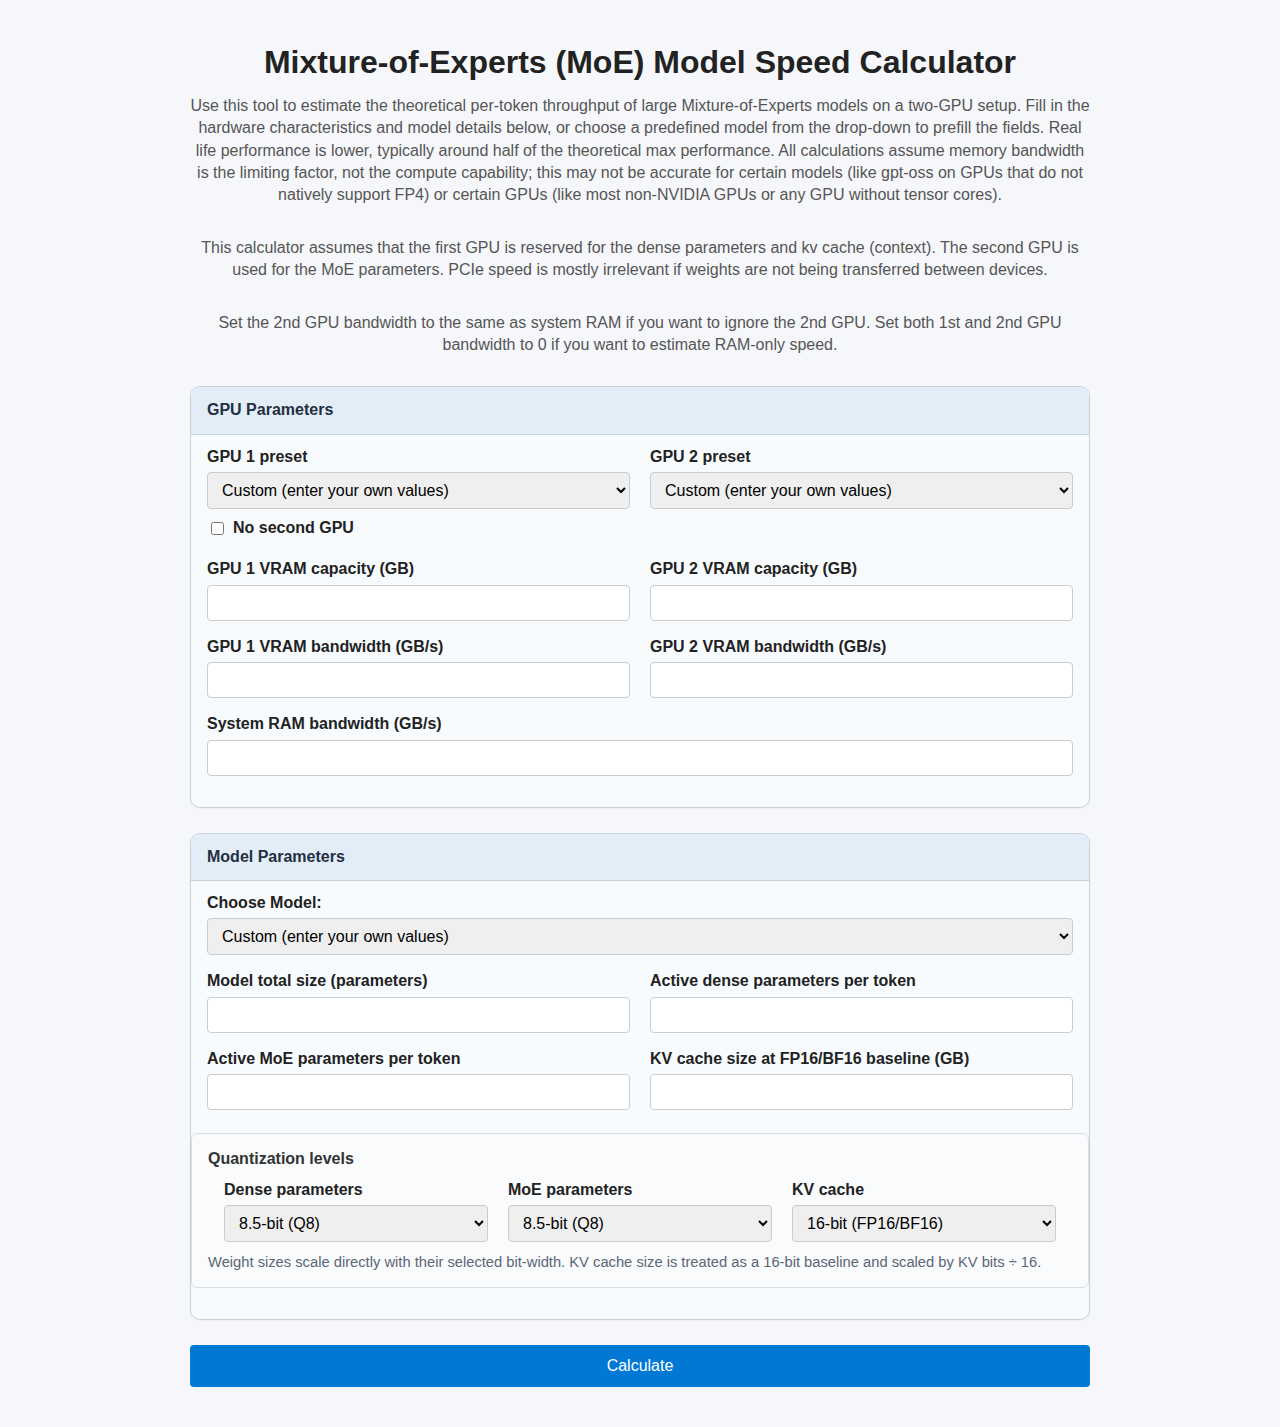
<file: index.html>
<!DOCTYPE html>
<html lang="en">
<head>
  <meta charset="UTF-8" />
  <meta name="viewport" content="width=device-width, initial-scale=1.0" />
  <title>MoE Model Speed Calculator</title>
  <!-- Link the external stylesheet -->
  <link rel="stylesheet" href="style.css" />
</head>
<body>
  <div class="container">
    <h1>Mixture‑of‑Experts (MoE) Model Speed Calculator</h1>
    <p>
      Use this tool to estimate the theoretical per‑token throughput of large Mixture‑of‑Experts models on a two‑GPU setup. Fill in the
      hardware characteristics and model details below, or choose a predefined model from the drop‑down to prefill the
      fields. Real life performance is lower, typically around half of the theoretical max performance. All calculations assume memory bandwidth is the limiting factor, not the compute capability; this may not be accurate for
      certain models (like gpt-oss on GPUs that do not natively support FP4) or certain GPUs (like most non-NVIDIA GPUs or any GPU without tensor cores). 
    </p>
    <p>
      This calculator assumes that the first GPU is reserved for the dense parameters and kv cache (context). The second GPU is used for the MoE parameters. PCIe speed is mostly irrelevant if weights are not being transferred between devices. 
    </p>
    <p>
      Set the 2nd GPU bandwidth to the same as system RAM if you want to ignore the 2nd GPU. Set both 1st and 2nd GPU bandwidth to 0 if you want to estimate RAM-only speed.
    </p>

    <!-- GPU selection dropdowns -->
    <section class="static-section">
      <div class="static-section-header">GPU Parameters</div>
      <div class="static-section-body">
      <div class="form-row">
        <div class="form-group">
          <label for="gpu1-select">GPU&nbsp;1 preset</label>
          <select id="gpu1-select">
            <!-- Options will be populated by JavaScript -->
          </select>
          <label class="single-gpu-label"><input type="checkbox" id="single-gpu" /> No second GPU</label>
        </div>
        <div class="form-group">
          <label for="gpu2-select">GPU&nbsp;2 preset</label>
          <select id="gpu2-select">
            <!-- Options will be populated by JavaScript -->
          </select>
        </div>
      </div>

      <div class="form-row">
        <div class="form-group">
          <label for="gpu1_vram">GPU&nbsp;1 VRAM capacity (GB)</label>
          <input type="number" id="gpu1_vram" min="0" step="0.1" />
        </div>
        <div class="form-group">
          <label for="gpu2_vram">GPU&nbsp;2 VRAM capacity (GB)</label>
          <input type="number" id="gpu2_vram" min="0" step="0.1" />
        </div>
      </div>
      <div class="form-row">
        <div class="form-group">
          <label for="gpu1_bw">GPU&nbsp;1 VRAM bandwidth (GB/s)</label>
          <input type="number" id="gpu1_bw" min="0" step="0.1" />
        </div>
        <div class="form-group">
          <label for="gpu2_bw">GPU&nbsp;2 VRAM bandwidth (GB/s)</label>
          <input type="number" id="gpu2_bw" min="0" step="0.1" />
        </div>
      </div>
      <div class="form-row">
        <div class="form-group">
          <label for="system_bw">System RAM bandwidth (GB/s)</label>
          <input type="number" id="system_bw" min="0" step="0.1" />
        </div>
      </div>
      </div>
    </section>

    <!-- Model selection and inputs -->
    <section class="static-section">
      <div class="static-section-header">Model Parameters</div>
      <div class="static-section-body">
      <!-- Model preset selection -->
      <div class="form-group">
        <label for="model-select">Choose Model:</label>
        <select id="model-select">
          <option value="custom">Custom (enter your own values)</option>
          <option value="kimi">Kimi‑K2</option>
          <option value="deepseek">Deepseek V3</option>
          <option value="qwen">Qwen3‑235B</option>
          <option value="gpt-oss-120b">gpt‑oss‑120b</option>
          <option value="glm-4.5-air">GLM-4.5-Air</option>
        </select>
      </div>
      <div class="form-row">
        <div class="form-group">
          <label for="total_params">Model total size (parameters)</label>
          <input type="number" id="total_params" min="0" step="1" />
        </div>
        <div class="form-group">
          <label for="dense_params">Active dense parameters per token</label>
          <input type="number" id="dense_params" min="0" step="1" />
        </div>
      </div>
      <div class="form-row">
        <div class="form-group">
          <label for="moe_params">Active MoE parameters per token</label>
          <input type="number" id="moe_params" min="0" step="1" />
        </div>
        <div class="form-group">
          <label for="kv_cache">KV cache size at FP16/BF16 baseline (GB)</label>
          <input type="number" id="kv_cache" min="0" step="0.1" />
        </div>
      </div>
      <div class="form-group quantization-group">
        <span class="group-label">Quantization levels</span>
        <div class="form-row quantization-row">
          <div class="form-group">
            <label for="dense_quantization">Dense parameters</label>
            <select id="dense_quantization">
              <option value="1.58496">1.58-bit (bitnet)</option>
              <option value="2.5">2.5-bit (Q2)</option>
              <option value="3.5">3.5-bit (Q3)</option>
              <option value="4.5">4.5-bit (Q4)</option>
              <option value="5.5">5.5-bit (Q5)</option>
              <option value="6.5">6.5-bit (Q6)</option>
              <option value="8.5" selected>8.5-bit (Q8)</option>
              <option value="16">16-bit (FP16)</option>
              <option value="32">32-bit (FP32)</option>
            </select>
          </div>
          <div class="form-group">
            <label for="moe_quantization">MoE parameters</label>
            <select id="moe_quantization">
              <option value="1.58496">1.58-bit (bitnet)</option>
              <option value="2.5">2.5-bit (Q2)</option>
              <option value="3.5">3.5-bit (Q3)</option>
              <option value="4.5">4.5-bit (Q4)</option>
              <option value="5.5">5.5-bit (Q5)</option>
              <option value="6.5">6.5-bit (Q6)</option>
              <option value="8.5" selected>8.5-bit (Q8)</option>
              <option value="16">16-bit (FP16)</option>
              <option value="32">32-bit (FP32)</option>
            </select>
          </div>
          <div class="form-group">
            <label for="kv_quantization">KV cache</label>
            <select id="kv_quantization">
              <option value="1.58496">1.58-bit (bitnet)</option>
              <option value="2.5">2.5-bit (Q2)</option>
              <option value="3.5">3.5-bit (Q3)</option>
              <option value="4.5">4.5-bit (Q4)</option>
              <option value="5.5">5.5-bit (Q5)</option>
              <option value="6.5">6.5-bit (Q6)</option>
              <option value="8.5">8.5-bit (Q8)</option>
              <option value="16" selected>16-bit (FP16/BF16)</option>
              <option value="32">32-bit (FP32)</option>
            </select>
          </div>
        </div>
        <div class="field-hint">
          Weight sizes scale directly with their selected bit-width. KV cache size is treated as a 16-bit baseline and scaled by KV bits ÷ 16.
        </div>
      </div>
      </div>
    </section>

    <!-- Calculation trigger -->
    <div class="form-group">
      <button id="calculate-btn">Calculate</button>
    </div>

    <!-- Results output -->
    <div id="results" class="results hidden"></div>
  </div>

  <!-- JavaScript logic -->
  <script src="script.js"></script>
</body>
</html>
</file>
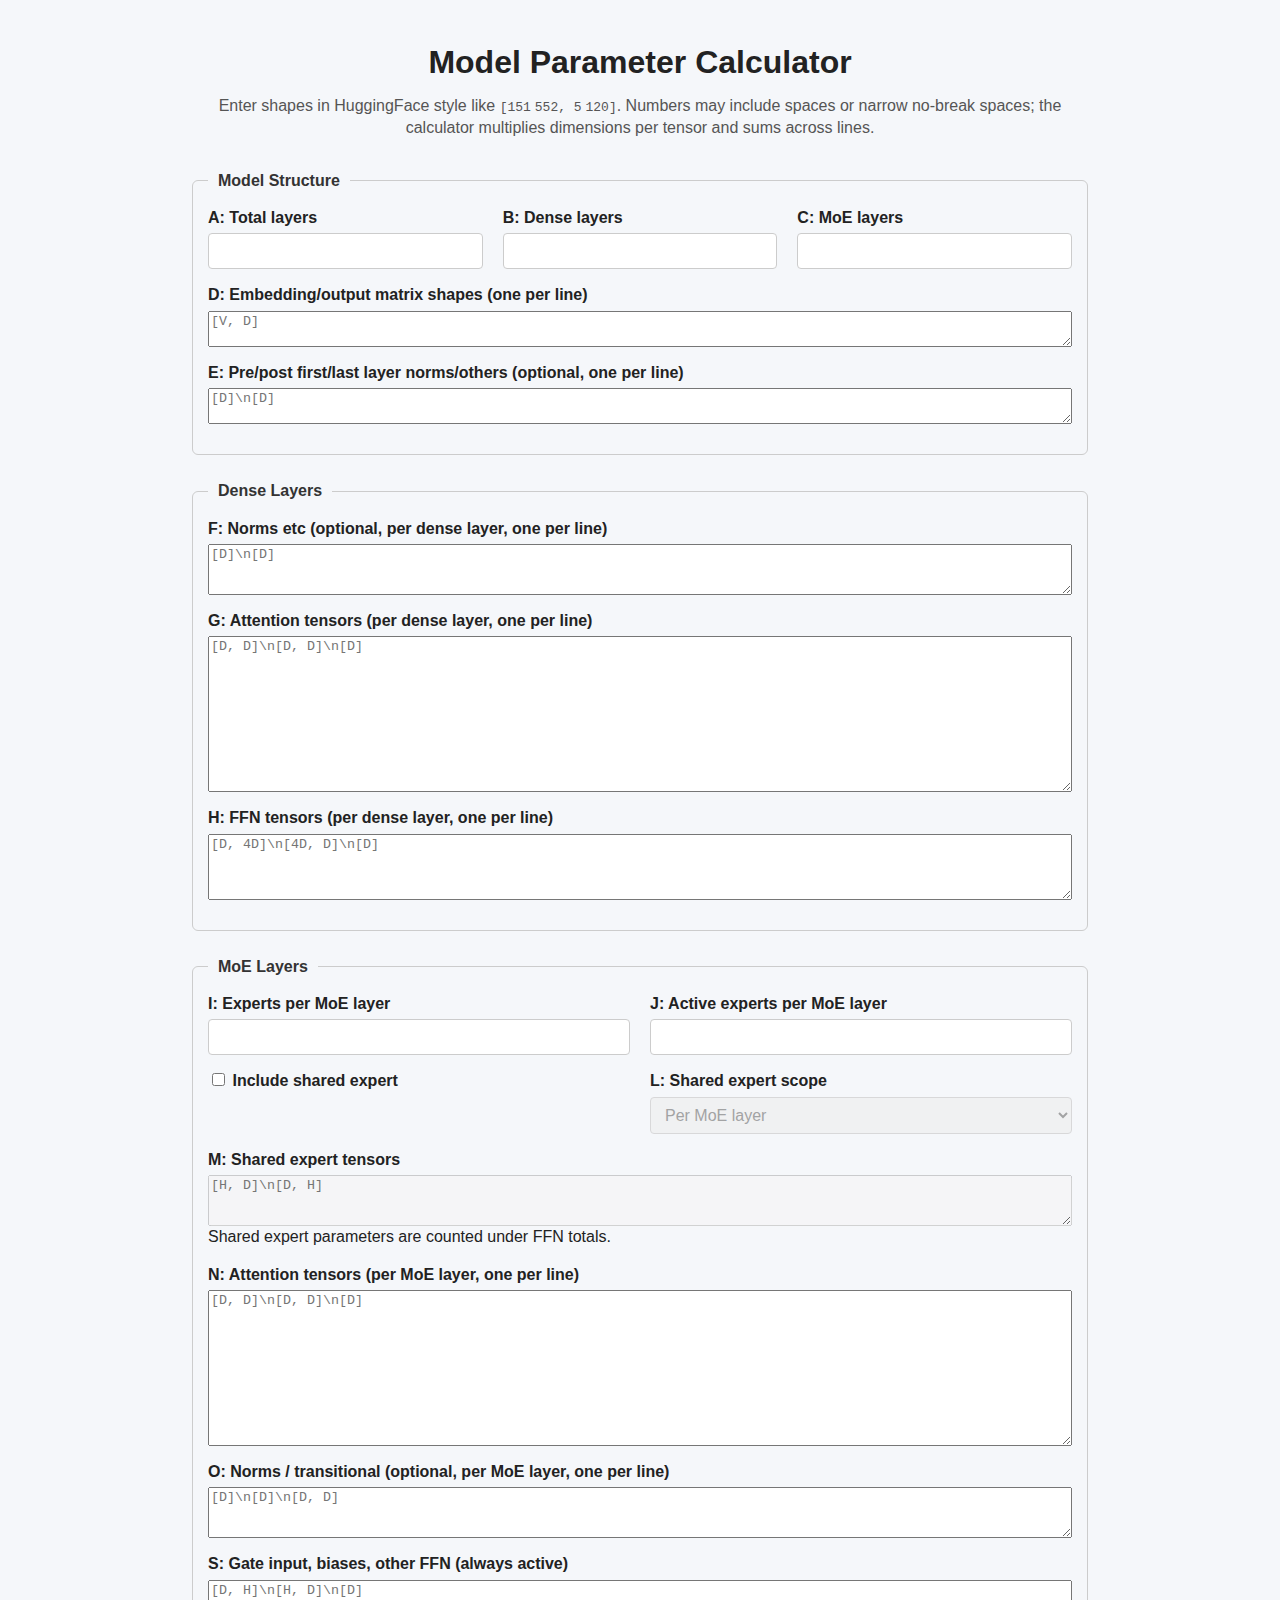
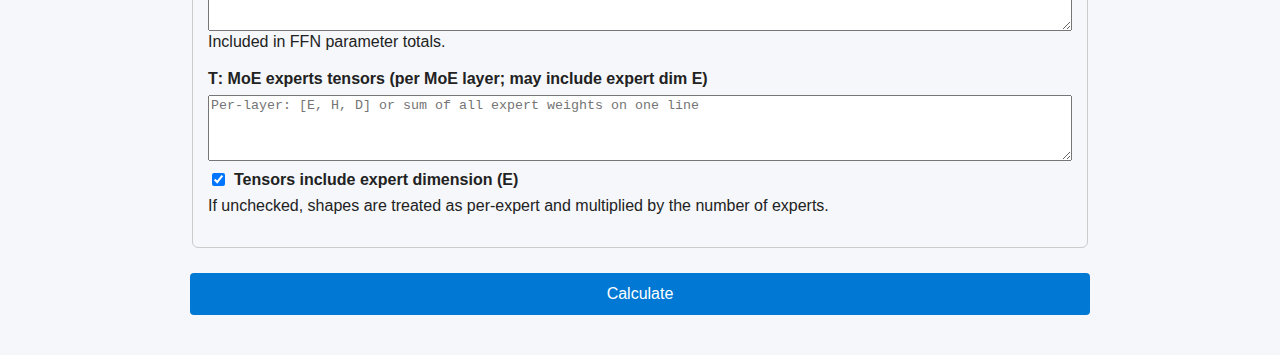
<file: modelcalc.html>
<!DOCTYPE html>
<html lang="en">
<head>
  <meta charset="UTF-8" />
  <meta name="viewport" content="width=device-width, initial-scale=1.0" />
  <title>Model Parameter Calculator</title>
  <link rel="stylesheet" href="style.css" />
</head>
<body>
  <div class="container">
    <h1>Model Parameter Calculator</h1>
    <p>
      Enter shapes in HuggingFace style like <code>[151 552, 5 120]</code>. Numbers may include spaces or narrow no‑break spaces; the calculator multiplies dimensions per tensor and sums across lines.
    </p>

    <fieldset class="fieldset">
      <legend>Model Structure</legend>
      <div class="form-row">
        <div class="form-group">
          <label for="total_layers"><strong>A</strong>: Total layers</label>
          <input type="number" id="total_layers" min="0" step="1" />
        </div>
        <div class="form-group">
          <label for="dense_layers"><strong>B</strong>: Dense layers</label>
          <input type="number" id="dense_layers" min="0" step="1" />
        </div>
        <div class="form-group">
          <label for="moe_layers"><strong>C</strong>: MoE layers</label>
          <input type="number" id="moe_layers" min="0" step="1" />
        </div>
      </div>

      <div class="form-row">
        <div class="form-group" style="flex:1 1 100%">
          <label for="embedding_shapes"><strong>D</strong>: Embedding/output matrix shapes (one per line)</label>
          <textarea id="embedding_shapes" rows="2" placeholder="[V, D]"></textarea>
        </div>
      </div>

      <div class="form-row">
        <div class="form-group" style="flex:1 1 100%">
          <label for="pre_first_norms"><strong>E</strong>: Pre/post first/last layer norms/others (optional, one per line)</label>
          <textarea id="pre_first_norms" rows="2" placeholder="[D]\n[D]"></textarea>
        </div>
      </div>
    </fieldset>

    <fieldset class="fieldset">
      <legend>Dense Layers</legend>
      <div class="form-row">
        <div class="form-group" style="flex:1 1 100%">
          <label for="dense_norms"><strong>F</strong>: Norms etc (optional, per dense layer, one per line)</label>
          <textarea id="dense_norms" rows="3" placeholder="[D]\n[D]"></textarea>
        </div>
      </div>
      <div class="form-row">
        <div class="form-group" style="flex:1 1 100%">
          <label for="dense_attn"><strong>G</strong>: Attention tensors (per dense layer, one per line)</label>
          <textarea id="dense_attn" rows="10" placeholder="[D, D]\n[D, D]\n[D]"></textarea>
        </div>
      </div>
      <div class="form-row">
        <div class="form-group" style="flex:1 1 100%">
          <label for="dense_ffn"><strong>H</strong>: FFN tensors (per dense layer, one per line)</label>
          <textarea id="dense_ffn" rows="4" placeholder="[D, 4D]\n[4D, D]\n[D]"></textarea>
        </div>
      </div>
    </fieldset>

    <fieldset class="fieldset">
      <legend>MoE Layers</legend>
      <div class="form-row">
        <div class="form-group">
          <label for="experts_per_layer"><strong>I</strong>: Experts per MoE layer</label>
          <input type="number" id="experts_per_layer" min="0" step="1" />
        </div>
        <div class="form-group">
          <label for="active_experts"><strong>J</strong>: Active experts per MoE layer</label>
          <input type="number" id="active_experts" min="0" step="1" />
        </div>
      </div>

      <div class="form-row">
        <div class="form-group" style="flex: 1 1 200px">
          <label><input type="checkbox" id="has_shared_expert" /> Include shared expert</label>
        </div>
        <div class="form-group" style="flex: 1 1 200px">
          <label for="shared_expert_scope"><strong>L</strong>: Shared expert scope</label>
          <select id="shared_expert_scope" disabled>
            <option value="global">Global (single copy)</option>
            <option value="per_layer" selected>Per MoE layer</option>
          </select>
        </div>
      </div>
      <div class="form-row">
        <div class="form-group" style="flex:1 1 100%">
          <label for="shared_expert_tensors"><strong>M</strong>: Shared expert tensors</label>
          <textarea id="shared_expert_tensors" rows="3" placeholder="[H, D]\n[D, H]" disabled></textarea>
          <div class="info-text">Shared expert parameters are counted under FFN totals.</div>
        </div>
      </div>

      
      <div class="form-row">
        <div class="form-group" style="flex:1 1 100%">
          <label for="moe_attn"><strong>N</strong>: Attention tensors (per MoE layer, one per line)</label>
          <textarea id="moe_attn" rows="10" placeholder="[D, D]\n[D, D]\n[D]"></textarea>
        </div>
      </div>
      <div class="form-row">
        <div class="form-group" style="flex:1 1 100%">
          <label for="moe_transitional"><strong>O</strong>: Norms / transitional (optional, per MoE layer, one per line)</label>
          <textarea id="moe_transitional" rows="3" placeholder="[D]\n[D]\n[D, D]"></textarea>
        </div>
      </div>
      <div class="form-row">
        <div class="form-group" style="flex:1 1 100%">
          <label for="moe_shared_ffn"><strong>S</strong>: Gate input, biases, other FFN (always active)</label>
          <textarea id="moe_shared_ffn" rows="3" placeholder="[D, H]\n[H, D]\n[D]"></textarea>
          <div class="info-text">Included in FFN parameter totals.</div>
        </div>
      </div>
      <div class="form-row">
        <div class="form-group" style="flex:1 1 100%">
          <label for="moe_experts"><strong>T</strong>: MoE experts tensors (per MoE layer; may include expert dim E)</label>
          <textarea id="moe_experts" rows="4" placeholder="Per-layer: [E, H, D] or sum of all expert weights on one line"></textarea>
          <label class="single-gpu-label"><input type="checkbox" id="experts_include_dim" checked /> Tensors include expert dimension (E)</label>
          <div class="info-text">If unchecked, shapes are treated as per‑expert and multiplied by the number of experts.</div>
        </div>
      </div>
    </fieldset>

    <div class="form-group">
      <button id="calculate-btn">Calculate</button>
    </div>

    <div id="results" class="results hidden"></div>
  </div>

  <script>
  function fmt(n) { return (n || 0).toLocaleString('en-US'); }

  function normalizeNumStr(s) {
    return s
      .replace(/[\u00A0\u202F\u2009\s_]/g, '')
      .replace(/[,']/g, '');
  }

  function parseShapeGroup(group) {
    const content = group.replace(/^[^\[]*\[/, '').replace(/\].*$/, '');
    const dims = content.split(/\s*,\s*/).filter(Boolean).map(d => {
      const t = normalizeNumStr(d);
      const v = t ? parseInt(t, 10) : NaN;
      return isFinite(v) ? v : 0;
    });
    if (dims.length === 0) return 0;
    return dims.reduce((a, b) => a * b, 1);
  }

  function sumShapes(text) {
    if (!text) return 0;
    let total = 0;
    const lines = String(text).split(/\r?\n/);
    for (const rawLine of lines) {
      const line = rawLine.trim();
      if (!line) continue;
      const groups = line.match(/\[[^\]]*\]/g);
      if (groups) {
        for (const g of groups) total += parseShapeGroup(g);
      } else {
        total += parseShapeGroup('[' + line + ']');
      }
    }
    return total;
  }

  function calculate() {
    const totalLayers = parseInt(document.getElementById('total_layers').value || '0', 10) || 0;
    const denseLayers = parseInt(document.getElementById('dense_layers').value || '0', 10) || 0;
    const moeLayers = parseInt(document.getElementById('moe_layers').value || '0', 10) || 0;
    const expertsPer = parseInt(document.getElementById('experts_per_layer').value || '0', 10) || 0;
    const activeExperts = parseInt(document.getElementById('active_experts').value || '0', 10) || 0;

    const embedCount = sumShapes(document.getElementById('embedding_shapes').value);
    const preFirstCount = sumShapes(document.getElementById('pre_first_norms').value);

    const dNorms = sumShapes(document.getElementById('dense_norms').value);
    const dAttn = sumShapes(document.getElementById('dense_attn').value);
    const dFfn  = sumShapes(document.getElementById('dense_ffn').value);
    const dPerLayer = dNorms + dAttn + dFfn;

    const mAttn = sumShapes(document.getElementById('moe_attn').value);
    const mNormsTrans = sumShapes(document.getElementById('moe_transitional').value);
    const mSharedFfn = sumShapes(document.getElementById('moe_shared_ffn').value);
    const mExpertsInput = sumShapes(document.getElementById('moe_experts').value);
    const expertsIncludeDim = document.getElementById('experts_include_dim').checked;
    const hasShared = document.getElementById('has_shared_expert').checked;
    const sharedScope = document.getElementById('shared_expert_scope').value;
    const sharedExpertParams = hasShared ? sumShapes(document.getElementById('shared_expert_tensors').value) : 0;
    const sharedPerLayer = hasShared ? (sharedScope === 'per_layer' ? sharedExpertParams : (moeLayers > 0 ? (sharedExpertParams / moeLayers) : 0)) : 0;
    const mAlwaysPerLayer = mNormsTrans + mAttn + mSharedFfn + sharedPerLayer;

    const denseTotal = denseLayers * dPerLayer;
    const expertsPerLayerTotal = expertsIncludeDim ? mExpertsInput : (mExpertsInput * expertsPer);
    const moeExpertTotal = moeLayers * expertsPerLayerTotal;
    const sharedExpertTotal = hasShared ? (sharedScope === 'per_layer' ? moeLayers * sharedExpertParams : sharedExpertParams) : 0;
    const moeTotal = moeLayers * mAlwaysPerLayer + moeExpertTotal;
    const totalParams = embedCount + preFirstCount + denseTotal + moeTotal;

    const denseActive = embedCount + preFirstCount + (denseLayers * dPerLayer);
    const activeExpertsClamped = Math.max(0, Math.min(activeExperts, expertsPer));
    const expertsActivePerLayer = expertsIncludeDim
      ? (expertsPer > 0 ? mExpertsInput * (activeExpertsClamped / expertsPer) : 0)
      : (mExpertsInput * activeExpertsClamped);
    const moeActive = moeLayers * (mAlwaysPerLayer + expertsActivePerLayer);
    const totalActive = denseActive + moeActive;

    const denseActivePct = totalActive > 0 ? (100 * denseActive / totalActive) : 0;
    const moeActivePct = totalActive > 0 ? (100 * moeActive / totalActive) : 0;
    const moeInactivePerToken = moeLayers * Math.max(0, (expertsPerLayerTotal - expertsActivePerLayer));
    const totalMlp = denseLayers * dFfn + moeLayers * (mSharedFfn + expertsPerLayerTotal) + sharedExpertTotal;
    const totalAttn = denseLayers * dAttn + moeLayers * mAttn;

    function renderRow(code, title, valueStr, numericEq, lettersEq) {
      return (
        '<div class="result-row" style="display:block">' +
          // Line 1: title … letter equation
          '<div class="row-line" style="display:flex; align-items:baseline; gap:8px">' +
            `<div class="left" style="flex:2; text-align:left"><span class="result-title">${code}: ${title}</span></div>` +
            '<div class="dots" style="flex:1; text-align:center; opacity:0.5">…</div>' +
            `<div class="right" style="flex:3; text-align:right"><div class="equation">${lettersEq || ''}</div></div>` +
          '</div>' +
          // Line 2: value … numeric equation
          '<div class="row-line" style="display:flex; align-items:baseline; gap:8px">' +
            `<div class="left" style="flex:1.5; text-align:left"><div class="result-value">${valueStr}</div></div>` +
            '<div class="dots" style="flex:1; text-align:center; opacity:0.5">…</div>' +
            `<div class="right" style="flex:3.5; text-align:right"><div class="equation">${numericEq}</div></div>` +
          '</div>' +
        '</div>'
      );
    }

    const results = document.getElementById('results');
    let html = '<h2>Explanation</h2>';

    html += renderRow('AA', 'Dense layer(s) per-layer params', fmt(dPerLayer), `${fmt(dNorms)} + ${fmt(dAttn)} + ${fmt(dFfn)} = ${fmt(dPerLayer)}`, 'F + G + H = AA');

    html += renderRow('AB', 'Dense layer(s) total params', fmt(denseTotal), `${fmt(dPerLayer)} × ${fmt(denseLayers)} = ${fmt(denseTotal)}`, 'AA × B = AB');

    const acNumeric = `${fmt(mAttn)} + ${fmt(mNormsTrans)} + ${fmt(mSharedFfn)} + ${fmt(sharedPerLayer)} = ${fmt(mAlwaysPerLayer)}`;
    const acLetters = hasShared ? (sharedScope === 'per_layer' ? 'N + O + S + M = AC' : 'N + O + S + M/C = AC') : 'N + O + S = AC';
    html += renderRow('AC', 'MoE layers always-active per-layer params', fmt(mAlwaysPerLayer), acNumeric, acLetters);

    const expertsLayerExplainNum = expertsIncludeDim ? `${fmt(mExpertsInput)} = ${fmt(expertsPerLayerTotal)}` : `${fmt(mExpertsInput)} × ${fmt(expertsPer)} = ${fmt(expertsPerLayerTotal)}`;
    const expertsLayerExplainLetters = expertsIncludeDim ? 'T = AD' : 'T × I = AD';
    html += renderRow('AD', 'MoE experts per-layer params', fmt(expertsPerLayerTotal), expertsLayerExplainNum, expertsLayerExplainLetters);

    const moeTotalNum = `${fmt(moeLayers)} × (${fmt(mAlwaysPerLayer)} + ${fmt(expertsPerLayerTotal)}) = ${fmt(moeTotal)}`;
    const moeTotalLetters = 'C × (AC + AD) = AE';
    html += renderRow('AE', 'MoE layers total params', fmt(moeTotal), moeTotalNum, moeTotalLetters);

    const expertsActiveExplainNum = expertsIncludeDim ? (expertsPer > 0 ? `${fmt(mExpertsInput)} × (${fmt(activeExpertsClamped)} ÷ ${fmt(expertsPer)})` : `${fmt(mExpertsInput)} × 0`) : `${fmt(mExpertsInput)} × ${fmt(activeExpertsClamped)}`;
    const expertsActiveExplainLetters = expertsIncludeDim ? (expertsPer > 0 ? 'T × (min(J, I) ÷ I)' : 'T × 0') : 'T × min(J, I)';
    const moeActiveNum = `${fmt(moeLayers)} × (${fmt(mAlwaysPerLayer)} + ${expertsActiveExplainNum}) = ${fmt(moeActive)}`;
    const moeActiveLetters = `C × (AC + ${expertsActiveExplainLetters}) = AF`;
    html += renderRow('AF', 'MoE layers total active params', fmt(moeActive), moeActiveNum, moeActiveLetters);

    const moeAlwaysTotal = moeLayers * mAlwaysPerLayer;
    const moeAlwaysTotalNum = `${fmt(moeLayers)} × ${fmt(mAlwaysPerLayer)} = ${fmt(moeAlwaysTotal)}`;
    html += renderRow('AG', 'MoE layers total always-active params', fmt(moeAlwaysTotal), moeAlwaysTotalNum, 'C × AC = AG');

    const moeInactiveNum = expertsIncludeDim
      ? `${fmt(moeLayers)} × ${fmt(mExpertsInput)} × (1 − (${fmt(activeExpertsClamped)} ÷ ${fmt(expertsPer)})) = ${fmt(moeInactivePerToken)}`
      : `${fmt(moeLayers)} × ${fmt(mExpertsInput)} × (${fmt(expertsPer)} − ${fmt(activeExpertsClamped)}) = ${fmt(moeInactivePerToken)}`;
    const moeInactiveLetters = expertsIncludeDim
      ? `C × T × (1 − (min(J, I) ÷ I)) = AH`
      : `C × T × (I − min(J, I)) = AH`;
    html += renderRow('AH', 'MoE inactive per token param count', fmt(moeInactivePerToken), moeInactiveNum, moeInactiveLetters);

    const denseActiveNum = `${fmt(embedCount)} + ${fmt(preFirstCount)} + ${fmt(denseTotal)} = ${fmt(denseActive)}`;
    const denseActiveLetters = 'D + E + AB = AI';
    html += renderRow('AI', 'Dense layers active param count', fmt(denseActive), denseActiveNum, denseActiveLetters);

    const totalParamsNum = `${fmt(embedCount)} + ${fmt(preFirstCount)} + ${fmt(denseTotal)} + ${fmt(moeTotal)} = ${fmt(totalParams)}`;
    html += renderRow('AJ', 'Exact total param count', fmt(totalParams), totalParamsNum, 'AI + AE = AJ');

    const totalActiveNum = `${fmt(denseActive)} + ${fmt(moeActive)} = ${fmt(totalActive)}`;
    html += renderRow('AK', 'Total active param count', fmt(totalActive), totalActiveNum, 'AI + AF = AK');

    const totalAlwaysActive = denseActive + moeAlwaysTotal;
    const totalAlwaysActiveNum = `${fmt(denseActive)} + ${fmt(moeAlwaysTotal)} = ${fmt(totalAlwaysActive)}`;
    html += renderRow('AL', 'Total always-active param count', fmt(totalAlwaysActive), totalAlwaysActiveNum, 'AI + AG = AL');

    const alwaysActivePct = totalActive > 0 ? (100 * totalAlwaysActive / totalActive) : 0;
    const alwaysShareNum = `${fmt(totalAlwaysActive)} ÷ ${fmt(totalActive)} × 100 = ${alwaysActivePct.toFixed(4)}%`;
    html += renderRow('AM', 'Always-active share of active (%)', `${alwaysActivePct.toFixed(4)}`, alwaysShareNum, 'AL ÷ AK × 100 = AM');

    const moeExpertsOnly = Math.max(0, moeActive - moeAlwaysTotal);
    const moeExpertsPct = totalActive > 0 ? (100 * moeExpertsOnly / totalActive) : 0;
    const moeExpertsShareNum = `(${fmt(moeActive)} − ${fmt(moeAlwaysTotal)}) ÷ ${fmt(totalActive)} × 100 = ${moeExpertsPct.toFixed(4)}%`;
    html += renderRow('AN', 'MoE share of active (%)', `${moeExpertsPct.toFixed(4)}`, moeExpertsShareNum, '(AF − AG) ÷ AK × 100 = AN');

    const totalMlpNum = `${fmt(denseLayers)} × ${fmt(dFfn)} + ${fmt(moeLayers)} × ${fmt(mSharedFfn)} + ${fmt(moeLayers)} × ${fmt(expertsPerLayerTotal)}` + (hasShared ? ` + ${fmt(sharedExpertTotal)}` : '') + ` = ${fmt(totalMlp)}`;
    const sharedTotalLetters2 = hasShared ? (sharedScope === 'per_layer' ? ' + C × M' : ' + M') : '';
    html += renderRow('AO', 'Total MLP param count', fmt(totalMlp), totalMlpNum, `B × H + C × S + C × AD${sharedTotalLetters2} = AO`);

    const totalAttnNum = `${fmt(denseLayers)} × ${fmt(dAttn)} + ${fmt(moeLayers)} × ${fmt(mAttn)} = ${fmt(totalAttn)}`;
    html += renderRow('AP', 'Total attention param count', fmt(totalAttn), totalAttnNum, 'B × G + C × N = AP');

    results.innerHTML = html;
    results.classList.remove('hidden');
    if (typeof results.scrollIntoView === 'function') {
      results.scrollIntoView({ behavior: 'smooth', block: 'start' });
    }
  }

  document.addEventListener('DOMContentLoaded', () => {
    const btn = document.getElementById('calculate-btn');
    btn.addEventListener('click', (e) => { e.preventDefault(); calculate(); });

    const chk = document.getElementById('has_shared_expert');
    const scopeSel = document.getElementById('shared_expert_scope');
    const sharedTA = document.getElementById('shared_expert_tensors');
    function updateSharedState() {
      const en = chk.checked;
      scopeSel.disabled = !en;
      sharedTA.disabled = !en;
    }
    chk && chk.addEventListener('change', updateSharedState);
    updateSharedState();
  });
  </script>
</body>
</html>
</file>
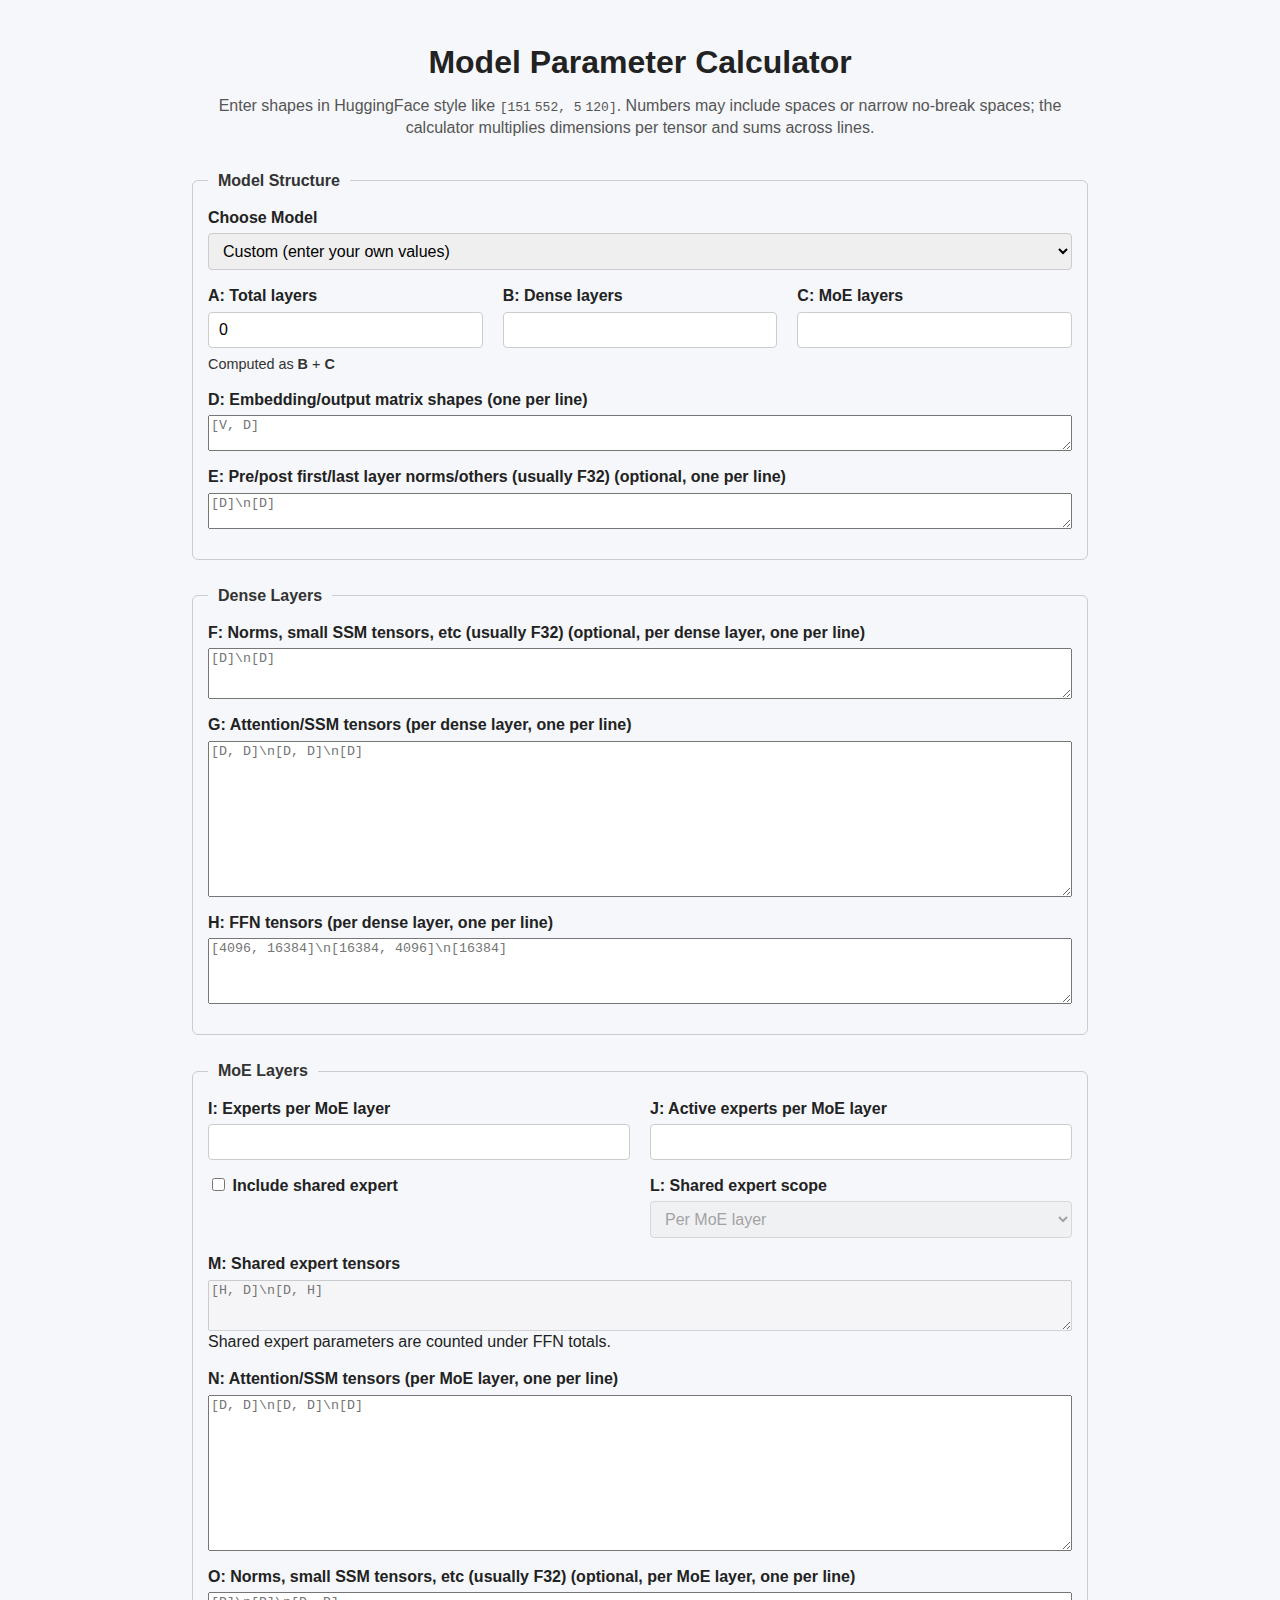
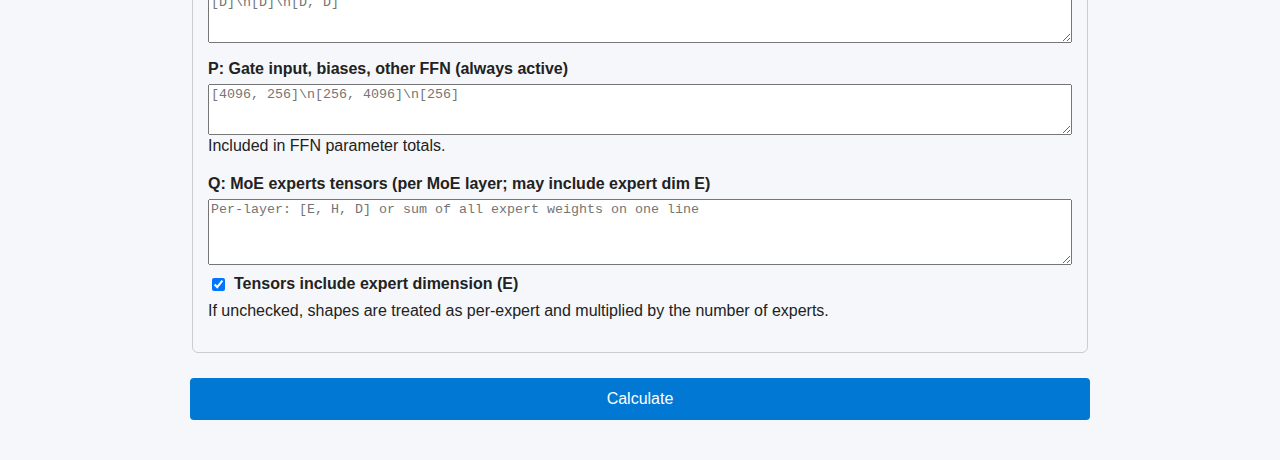
<file: paramcalc.html>
<!DOCTYPE html>
<html lang="en">
<head>
  <meta charset="UTF-8" />
  <meta name="viewport" content="width=device-width, initial-scale=1.0" />
  <title>Model Parameter Calculator</title>
  <link rel="stylesheet" href="style.css" />
  <link rel="stylesheet" href="paramcalc.css" />
</head>
<body>
  <div class="container">
    <h1>Model Parameter Calculator</h1>
    <p>
      Enter shapes in HuggingFace style like <code>[151 552, 5 120]</code>. Numbers may include spaces or narrow no‑break spaces; the calculator multiplies dimensions per tensor and sums across lines.
    </p>

    <form id="paramcalc-form">
    <fieldset class="fieldset">
      <legend>Model Structure</legend>
      <div class="form-row">
        <div class="form-group" style="flex:1 1 100%">
          <label for="param-model-select">Choose Model</label>
          <select id="param-model-select">
            <option value="custom" selected>Custom (enter your own values)</option>
            <option value="kimi-k2">Kimi K2</option>
            <option value="deepseek-v3">Deepseek V3</option>
            <option value="deepseek-v3-mtp">Deepseek V3 MTP</option>
            <option value="glm-4.7">GLM 4.7</option>
            <option value="glm-4.7-flash">GLM 4.7 Flash</option>
            <option value="glm-5">GLM 5</option>
            <option value="glm-5-mtp">GLM 5 MTP</option>
            <option value="minimax-m2.5">Minimax M2.5</option>
            <option value="gpt-oss-20b">GPT-OSS 20B</option>
            <option value="gpt-oss-120b">GPT-OSS 120B</option>
            <option value="qwen3-30b">Qwen 3 30B</option>
            <option value="qwen3-235b">Qwen 3 235B</option>
          </select>
        </div>
      </div>
      <div class="form-row">
        <div class="form-group">
          <label for="total_layers"><strong>A</strong>: Total layers</label>
          <input type="number" id="total_layers" min="0" step="1" readonly aria-readonly="true" />
          <div class="computed-display muted">Computed as <strong>B</strong> + <strong>C</strong></div>
        </div>
        <div class="form-group">
          <label for="dense_layers"><strong>B</strong>: Dense layers</label>
          <input type="number" id="dense_layers" min="0" step="1" />
        </div>
        <div class="form-group">
          <label for="moe_layers"><strong>C</strong>: MoE layers</label>
          <input type="number" id="moe_layers" min="0" step="1" />
        </div>
      </div>

      <div class="form-row">
        <div class="form-group" style="flex:1 1 100%">
          <label for="embedding_shapes"><strong>D</strong>: Embedding/output matrix shapes (one per line)</label>
          <textarea id="embedding_shapes" rows="2" placeholder="[V, D]"></textarea>
        </div>
      </div>

      <div class="form-row">
        <div class="form-group" style="flex:1 1 100%">
          <label for="pre_first_norms"><strong>E</strong>: Pre/post first/last layer norms/others (usually F32) (optional, one per line)</label>
          <textarea id="pre_first_norms" rows="2" placeholder="[D]\n[D]"></textarea>
        </div>
      </div>
    </fieldset>

    <fieldset class="fieldset">
      <legend>Dense Layers</legend>
      <div class="form-row">
        <div class="form-group" style="flex:1 1 100%">
          <label for="dense_norms"><strong>F</strong>: Norms, small SSM tensors, etc (usually F32) (optional, per dense layer, one per line)</label>
          <textarea id="dense_norms" rows="3" placeholder="[D]\n[D]"></textarea>
        </div>
      </div>
      <div class="form-row">
        <div class="form-group" style="flex:1 1 100%">
          <label for="dense_attn"><strong>G</strong>: Attention/SSM tensors (per dense layer, one per line)</label>
          <textarea id="dense_attn" rows="10" placeholder="[D, D]\n[D, D]\n[D]"></textarea>
        </div>
      </div>
      <div class="form-row">
        <div class="form-group" style="flex:1 1 100%">
          <label for="dense_ffn"><strong>H</strong>: FFN tensors (per dense layer, one per line)</label>
          <textarea id="dense_ffn" rows="4" placeholder="[4096, 16384]\n[16384, 4096]\n[16384]"></textarea>
        </div>
      </div>
    </fieldset>

    <fieldset class="fieldset">
      <legend>MoE Layers</legend>
      <div class="form-row">
        <div class="form-group">
          <label for="experts_per_layer"><strong>I</strong>: Experts per MoE layer</label>
          <input type="number" id="experts_per_layer" min="0" step="1" />
        </div>
        <div class="form-group">
          <label for="active_experts"><strong>J</strong>: Active experts per MoE layer</label>
          <input type="number" id="active_experts" min="0" step="1" />
        </div>
      </div>

      <div class="form-row">
        <div class="form-group" style="flex: 1 1 200px">
          <label><input type="checkbox" id="has_shared_expert" /> Include shared expert</label>
        </div>
        <div class="form-group" style="flex: 1 1 200px">
          <label for="shared_expert_scope"><strong>L</strong>: Shared expert scope</label>
          <select id="shared_expert_scope" disabled>
            <option value="global">Global (single copy)</option>
            <option value="per_layer" selected>Per MoE layer</option>
          </select>
        </div>
      </div>
      <div class="form-row">
        <div class="form-group" style="flex:1 1 100%">
          <label for="shared_expert_tensors"><strong>M</strong>: Shared expert tensors</label>
          <textarea id="shared_expert_tensors" rows="3" placeholder="[H, D]\n[D, H]" disabled></textarea>
          <div class="info-text">Shared expert parameters are counted under FFN totals.</div>
        </div>
      </div>

      
      <div class="form-row">
        <div class="form-group" style="flex:1 1 100%">
          <label for="moe_attn"><strong>N</strong>: Attention/SSM tensors (per MoE layer, one per line)</label>
          <textarea id="moe_attn" rows="10" placeholder="[D, D]\n[D, D]\n[D]"></textarea>
        </div>
      </div>
      <div class="form-row">
        <div class="form-group" style="flex:1 1 100%">
          <label for="moe_transitional"><strong>O</strong>: Norms, small SSM tensors, etc (usually F32) (optional, per MoE layer, one per line)</label>
          <textarea id="moe_transitional" rows="3" placeholder="[D]\n[D]\n[D, D]"></textarea>
        </div>
      </div>
      <div class="form-row">
        <div class="form-group" style="flex:1 1 100%">
          <label for="moe_shared_ffn"><strong>P</strong>: Gate input, biases, other FFN (always active)</label>
          <textarea id="moe_shared_ffn" rows="3" placeholder="[4096, 256]\n[256, 4096]\n[256]"></textarea>
          <div class="info-text">Included in FFN parameter totals.</div>
        </div>
      </div>
      <div class="form-row">
        <div class="form-group" style="flex:1 1 100%">
          <label for="moe_experts"><strong>Q</strong>: MoE experts tensors (per MoE layer; may include expert dim E)</label>
          <textarea id="moe_experts" rows="4" placeholder="Per-layer: [E, H, D] or sum of all expert weights on one line"></textarea>
          <label class="single-gpu-label"><input type="checkbox" id="experts_include_dim" checked aria-describedby="experts_include_dim_note" /> Tensors include expert dimension (E)</label>
          <div id="experts_include_dim_note" class="info-text">If unchecked, shapes are treated as per‑expert and multiplied by the number of experts.</div>
        </div>
      </div>
    </fieldset>

    <div class="form-group">
      <button id="calculate-btn" type="submit">Calculate</button>
    </div>
    
    <div id="results" class="results hidden" aria-live="polite"></div>
    <div id="explanation" class="results hidden" aria-live="polite"></div>
    </form>
  </div>
  <script src="paramcalc.js"></script>
  </body>
  </html>
</file>
<file: style.css>
/* Base styles */
body {
  font-family: Arial, Helvetica, sans-serif;
  margin: 0;
  padding: 0;
  background-color: #f5f7fa;
  color: #222;
  line-height: 1.4;
}

.container {
  max-width: 900px;
  margin: 40px auto;
  padding: 0 20px;
}

h1 {
  text-align: center;
  margin-bottom: 10px;
}

p {
  color: #555;
  margin-top: 0;
  margin-bottom: 30px;
  text-align: center;
}

/* Form styles */
.form-group {
  margin-bottom: 15px;
  display: flex;
  flex-direction: column;
}

.form-group label {
  margin-bottom: 4px;
  font-weight: bold;
}

.group-label {
  margin-bottom: 8px;
  font-weight: bold;
  color: #333;
}

.form-group input,
.form-group select {
  padding: 8px 10px;
  font-size: 16px;
  border: 1px solid #ccc;
  border-radius: 4px;
}

.single-gpu-label {
  margin-top: 8px;
  display: flex;
  align-items: center;
  gap: 6px;
  font-weight: normal;
}

.form-group input:focus,
.form-group select:focus {
  border-color: #0078D4;
  outline: none;
  box-shadow: 0 0 0 2px rgba(0, 120, 212, 0.2);
}

.form-row {
  display: flex;
  flex-wrap: wrap;
  gap: 20px;
}

.form-row .form-group {
  flex: 1 1 200px;
}

.quantization-group {
  margin-top: 8px;
  padding: 14px;
  border: 1px solid #d7dee8;
  border-radius: 6px;
  background-color: #f9fbfd;
}

.quantization-row .form-group {
  flex: 1 1 180px;
  margin-bottom: 0;
}

.field-hint {
  margin-top: 10px;
  color: #5c6675;
  font-size: 0.92em;
}

.static-section {
  border: 1px solid #c7d2df;
  border-radius: 10px;
  margin-bottom: 25px;
  overflow: hidden;
  background: #f8fbfe;
  box-shadow: 0 1px 2px rgba(15, 23, 42, 0.04);
}

.static-section-header {
  width: 100%;
  display: block;
  box-sizing: border-box;
  padding: 12px 16px;
  margin: 0;
  border-bottom: 1px solid #c7d2df;
  background: #e3edf8;
  color: #223042;
  font-weight: 700;
}

.static-section-body {
  padding-top: 11px;
  padding-bottom: 16px;
}

.static-section .form-row {
  padding-left: 16px;
  padding-right: 16px;
}

.static-section .form-group {
  padding-left: 16px;
  padding-right: 16px;
}

.static-section .form-row .form-group,
.static-section .quantization-row .form-group {
  padding-left: 0;
  padding-right: 0;
}

fieldset.fieldset {
  border: 1px solid #ccc;
  border-radius: 6px;
  padding: 15px;
  margin-bottom: 25px;
}

legend {
  font-weight: bold;
  padding: 0 10px;
  color: #333;
}

/* Button styles */
button#calculate-btn {
  padding: 12px 20px;
  font-size: 16px;
  color: #fff;
  background-color: #0078D4;
  border: none;
  border-radius: 4px;
  cursor: pointer;
  width: 100%;
  transition: background-color 0.2s ease-in-out;
}

button#calculate-btn:hover {
  background-color: #005fa3;
}

/* Results styles */
.results {
  margin-top: 30px;
  border: 1px solid #ddd;
  border-radius: 6px;
  padding: 20px;
  background-color: #fff;
  box-shadow: 0 2px 4px rgba(0, 0, 0, 0.05);
}

.results.hidden {
  display: none;
}

.results h2 {
  margin-top: 0;
  margin-bottom: 10px;
  font-size: 1.4em;
}

.results .equation {
  font-family: 'Courier New', monospace;
  background-color: #f9f9f9;
  border-radius: 4px;
  padding: 5px 8px;
  display: inline-block;
  margin-bottom: 5px;
  color: #c7254e;
}

.results .result-row {
  margin-bottom: 15px;
}

.results .result-title {
  font-weight: bold;
  margin-bottom: 4px;
  display: block;
}

.results .result-value {
  color: #0078D4;
  font-size: 1.1em;
  margin-bottom: 4px;
}

.results .info-text {
  color: #555;
  font-size: 0.9em;
  margin-bottom: 10px;
}

@media screen and (max-width: 600px) {
  .form-row {
    flex-direction: column;
  }
  .layer-count-row {
    grid-template-columns: 1fr;
  }
  button#calculate-btn {
    width: 100%;
  }
}
</file>
<file: paramcalc.css>
/* Param calculator specific styles */

.results-table {
  width: 100%;
  border-collapse: collapse;
}

.results-table td {
  padding: 4px 6px;
}

.results-table td:last-child {
  text-align: right;
}

.row-line {
  display: flex;
  align-items: baseline;
  gap: 8px;
}

.row-line .left {
  flex: 2;
  text-align: left;
}

.row-line .right {
  flex: 3;
  text-align: right;
}

/* Second line uses a slightly narrower left column */
.row-line.narrow .left {
  flex: 1.5;
}

.row-line.narrow .right {
  flex: 3.5;
}

/* Helper for subtle inline explanations */
.muted {
  color: #666;
  font-size: 0.9em;
}

.inline-note {
  display: inline-block;
  margin-left: 8px;
}

.computed-display {
  margin-top: 6px;
  color: #333;
}

.computed-total {
  display: inline-flex;
  align-items: center;
  min-height: 42px;
  padding: 0 14px;
  border: 1px solid #d7dee8;
  border-radius: 10px;
  background: #f3f6fa;
  color: #223042;
  font-size: 18px;
  font-weight: 700;
}

.layer-count-row {
  display: grid;
  grid-template-columns: repeat(4, minmax(0, 1fr));
  gap: 20px;
}

.layer-count-row .form-group {
  min-width: 0;
  margin-bottom: 0;
}

.layer-count-row input {
  width: 100%;
  box-sizing: border-box;
}

.collapsible-sections {
  border: 1px solid #c7d2df;
  border-radius: 10px;
  background: #eef3f8;
  box-shadow: 0 1px 2px rgba(15, 23, 42, 0.04);
  margin-bottom: 25px;
  overflow: hidden;
}

.collapsible-sections summary {
  display: flex;
  align-items: center;
  justify-content: space-between;
  gap: 16px;
  padding: 12px 16px;
  cursor: pointer;
  font-weight: 700;
  color: #223042;
  user-select: none;
}

.collapsible-sections summary::-webkit-details-marker {
  display: none;
}

.collapsible-sections summary::before {
  content: '▸';
  flex: 0 0 auto;
  color: #0078d4;
  font-size: 15px;
  line-height: 1;
}

.collapsible-sections summary::after {
  content: 'Expand';
  flex: 0 0 auto;
  color: #5c6675;
  font-size: 13px;
  font-weight: 600;
  letter-spacing: 0.02em;
  text-transform: uppercase;
}

.collapsible-sections[open] summary {
  background: #e3edf8;
  box-shadow: inset 0 -1px 0 #c7d2df;
}

.collapsible-sections[open] summary::before {
  content: '▾';
}

.collapsible-sections[open] summary::after {
  content: 'Collapse';
}

.collapsible-sections summary:hover {
  background: #e8eff7;
}

.collapsible-sections summary:focus-visible {
  outline: 2px solid #0078d4;
  outline-offset: 2px;
}

.collapsible-sections > .fieldset {
  margin-bottom: 0;
}

.collapsible-sections[open] > .fieldset {
  border: 0;
  border-radius: 0;
  margin: 0;
  padding: 16px;
  background: #f8fbfe;
}

.collapsible-sections[open] > .fieldset legend {
  display: none;
}

.static-section {
  border: 1px solid #c7d2df;
  border-radius: 10px;
  margin-bottom: 25px;
  overflow: hidden;
  background: #f8fbfe;
  box-shadow: 0 1px 2px rgba(15, 23, 42, 0.04);
}

.static-section-header {
  width: 100%;
  display: block;
  box-sizing: border-box;
  padding: 12px 16px;
  margin: 0;
  border-bottom: 1px solid #c7d2df;
  background: #e3edf8;
  color: #223042;
  font-weight: 700;
}

.static-section-body {
  padding-top: 11px;
  padding-bottom: 16px;
}

.static-section .form-row {
  padding-left: 16px;
  padding-right: 16px;
}

.static-section .form-row:last-child {
  margin-bottom: 0;
}

.stable-ref {
  display: none;
}
</file>
